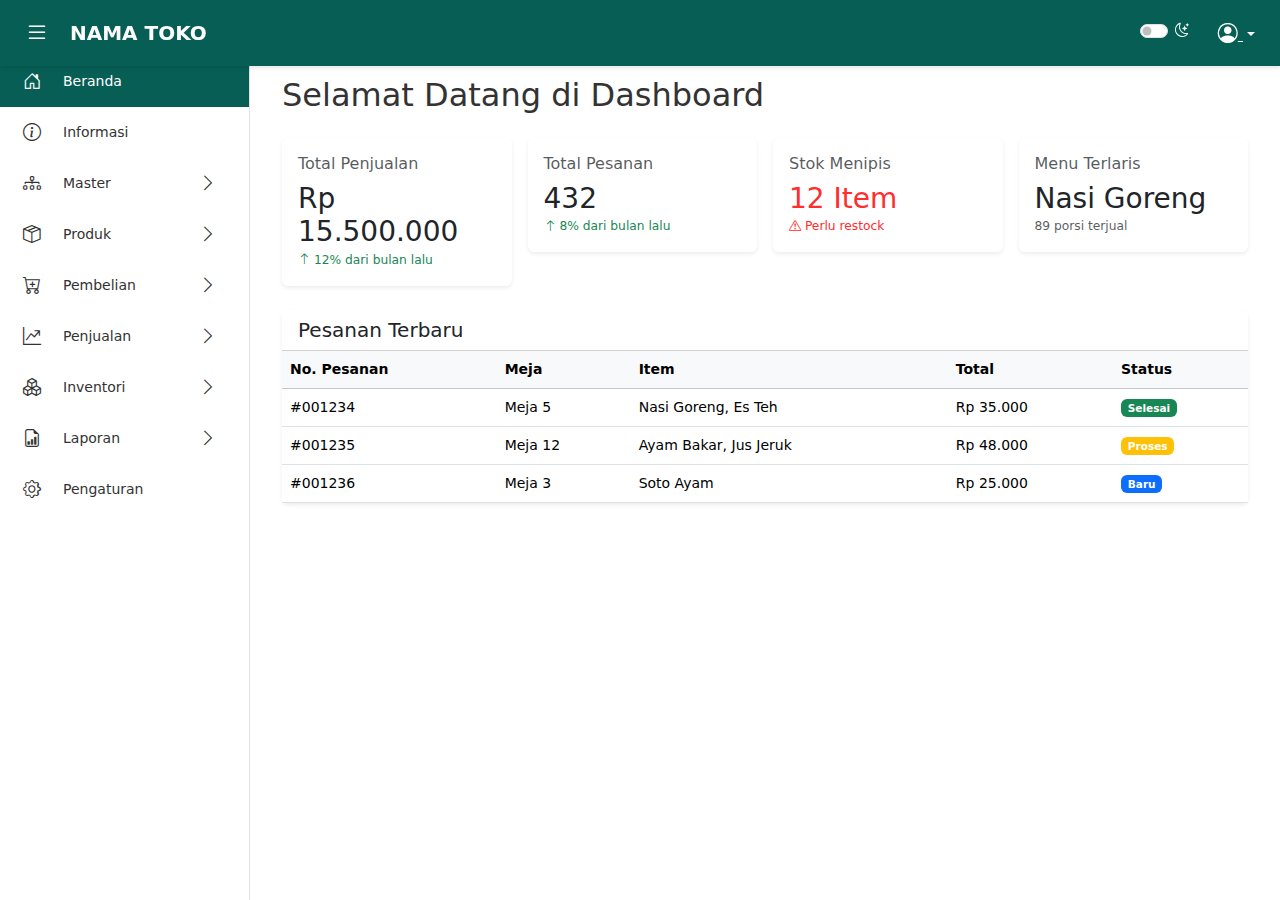
<file: example/index.html>
<!DOCTYPE html>
<html lang="id" data-bs-theme="light">

<head>
    <meta charset="UTF-8">
    <meta name="viewport" content="width=device-width, initial-scale=1.0">
    <title>Admin Dashboard - Resto</title>

    <!-- Bootstrap 5.3 CSS -->
    <link href="https://cdn.jsdelivr.net/npm/bootstrap@5.3.2/dist/css/bootstrap.min.css" rel="stylesheet">

    <!-- Bootstrap Icons -->
    <link href="https://cdn.jsdelivr.net/npm/bootstrap-icons@1.11.1/font/bootstrap-icons.css" rel="stylesheet">

    <style>
        :root {
            --primary-color: #075E54;
            --text-color: #333333;
            --danger-color: #FF2D2D;
            --sidebar-width: 250px;
            --sidebar-collapsed-width: 70px;
        }

        [data-bs-theme="dark"] {
            --primary-color: #075E54;
            --text-color: #e0e0e0;
            --danger-color: #FF2D2D;
        }

        body {
            color: var(--text-color);
            font-size: 14px;
        }

        /* Navbar Styling */
        .navbar-custom {
            background-color: var(--primary-color);
            box-shadow: 0 2px 4px rgba(0, 0, 0, 0.1);
        }

        .navbar-custom .navbar-brand,
        .navbar-custom .nav-link {
            color: white !important;
        }

        /* Sidebar Styling */
        .sidebar {
            position: fixed;
            top: 56px;
            left: 0;
            bottom: 0;
            width: var(--sidebar-width);
            background-color: var(--bs-body-bg);
            border-right: 1px solid var(--bs-border-color);
            overflow-y: auto;
            transition: all 0.3s ease;
            z-index: 1000;
        }

        .sidebar.collapsed {
            width: var(--sidebar-collapsed-width);
        }

        .sidebar.collapsed .menu-text {
            display: none;
        }

        .sidebar.collapsed .menu-arrow {
            display: none;
        }

        .sidebar.collapsed .submenu {
            display: none !important;
        }

        /* Main Content */
        .main-content {
            margin-left: var(--sidebar-width);
            margin-top: 56px;
            padding: 20px;
            transition: margin-left 0.3s ease;
            min-height: calc(100vh - 56px);
        }

        .main-content.expanded {
            margin-left: var(--sidebar-collapsed-width);
        }

        /* Menu Items */
        .menu-item {
            padding: 12px 20px;
            color: var(--text-color);
            text-decoration: none;
            display: flex;
            align-items: center;
            transition: all 0.2s;
            cursor: pointer;
            border-left: 3px solid transparent;
        }

        .menu-item:hover {
            background-color: var(--bs-secondary-bg);
            border-left-color: var(--primary-color);
        }

        .menu-item.active {
            background-color: var(--primary-color);
            color: white !important;
        }

        .menu-item i {
            min-width: 30px;
            font-size: 18px;
        }

        .menu-text {
            flex: 1;
            margin-left: 10px;
        }

        .menu-arrow {
            margin-left: auto;
            transition: transform 0.3s;
        }

        .menu-arrow.rotated {
            transform: rotate(90deg);
        }

        /* Submenu */
        .submenu {
            background-color: var(--bs-tertiary-bg);
            display: none;
        }

        .submenu.show {
            display: block;
        }

        .submenu .menu-item {
            padding-left: 60px;
            font-size: 13px;
        }

        /* Buttons */
        .btn-primary {
            background-color: var(--primary-color);
            border-color: var(--primary-color);
        }

        .btn-primary:hover {
            background-color: #064c44;
            border-color: #064c44;
        }

        .text-danger-custom {
            color: var(--danger-color) !important;
        }

        /* Dark Mode Toggle */
        .dark-mode-switch {
            cursor: pointer;
        }

        /* Mobile Responsive */
        @media (max-width: 768px) {
            .sidebar {
                left: -100%;
            }

            .sidebar.show-mobile {
                left: 0;
            }

            .main-content {
                margin-left: 0 !important;
            }

            .sidebar-overlay {
                display: none;
                position: fixed;
                top: 0;
                left: 0;
                right: 0;
                bottom: 0;
                background-color: rgba(0, 0, 0, 0.5);
                z-index: 999;
            }

            .sidebar-overlay.show {
                display: block;
            }
        }
    </style>
</head>

<body>
    <!-- Navbar -->
    <nav class="navbar navbar-expand-lg navbar-custom fixed-top">
        <div class="container-fluid">
            <button class="btn btn-link text-white me-2" id="toggleSidebar">
                <i class="bi bi-list fs-4"></i>
            </button>
            <a class="navbar-brand fw-bold" href="#">NAMA TOKO</a>

            <div class="ms-auto d-flex align-items-center">
                <!-- Dark Mode Toggle -->
                <div class="form-check form-switch me-3">
                    <input class="form-check-input dark-mode-switch" type="checkbox" id="darkModeSwitch">
                    <label class="form-check-label text-white" for="darkModeSwitch">
                        <i class="bi bi-moon-stars"></i>
                    </label>
                </div>

                <!-- User Dropdown -->
                <div class="dropdown">
                    <button class="btn btn-link text-white dropdown-toggle" type="button" data-bs-toggle="dropdown">
                        <i class="bi bi-person-circle fs-5"></i>
                    </button>
                    <ul class="dropdown-menu dropdown-menu-end">
                        <li><a class="dropdown-item" href="#"><i class="bi bi-person me-2"></i> Profil</a></li>
                        <li>
                            <hr class="dropdown-divider">
                        </li>
                        <li><a class="dropdown-item text-danger-custom" href="#"><i
                                    class="bi bi-box-arrow-right me-2"></i> Logout</a></li>
                    </ul>
                </div>
            </div>
        </div>
    </nav>

    <!-- Sidebar Overlay (Mobile) -->
    <div class="sidebar-overlay" id="sidebarOverlay"></div>

    <!-- Sidebar -->
    <aside class="sidebar" id="sidebar">
        <!-- Beranda -->
        <a href="#" class="menu-item active">
            <i class="bi bi-house-door"></i>
            <span class="menu-text">Beranda</span>
        </a>

        <!-- Informasi -->
        <a href="#" class="menu-item">
            <i class="bi bi-info-circle"></i>
            <span class="menu-text">Informasi</span>
        </a>

        <!-- Master -->
        <div class="menu-item" data-bs-toggle="collapse" data-bs-target="#masterMenu">
            <i class="bi bi-diagram-3"></i>
            <span class="menu-text">Master</span>
            <i class="bi bi-chevron-right menu-arrow"></i>
        </div>
        <div class="collapse submenu" id="masterMenu">
            <a href="#" class="menu-item"><i class="bi bi-shop"></i><span class="menu-text">Resto</span></a>
            <a href="#" class="menu-item"><i class="bi bi-people"></i><span class="menu-text">Pegawai</span></a>
            <a href="#" class="menu-item"><i class="bi bi-table"></i><span class="menu-text">Meja</span></a>
            <a href="#" class="menu-item"><i class="bi bi-building"></i><span class="menu-text">Vendor</span></a>
            <a href="#" class="menu-item"><i class="bi bi-credit-card"></i><span class="menu-text">Metode
                    Pembayaran</span></a>
        </div>

        <!-- Produk -->
        <div class="menu-item" data-bs-toggle="collapse" data-bs-target="#produkMenu">
            <i class="bi bi-box-seam"></i>
            <span class="menu-text">Produk</span>
            <i class="bi bi-chevron-right menu-arrow"></i>
        </div>
        <div class="collapse submenu" id="produkMenu">
            <a href="#" class="menu-item"><i class="bi bi-tag"></i><span class="menu-text">Kategori Bahan</span></a>
            <a href="#" class="menu-item"><i class="bi bi-basket"></i><span class="menu-text">Bahan</span></a>
            <a href="#" class="menu-item"><i class="bi bi-tags"></i><span class="menu-text">Kategori Menu</span></a>
            <a href="#" class="menu-item"><i class="bi bi-cup-straw"></i><span class="menu-text">Produk Menu</span></a>
            <a href="#" class="menu-item"><i class="bi bi-journal-text"></i><span class="menu-text">Resep</span></a>
        </div>

        <!-- Pembelian -->
        <div class="menu-item" data-bs-toggle="collapse" data-bs-target="#pembelianMenu">
            <i class="bi bi-cart-plus"></i>
            <span class="menu-text">Pembelian</span>
            <i class="bi bi-chevron-right menu-arrow"></i>
        </div>
        <div class="collapse submenu" id="pembelianMenu">
            <a href="#" class="menu-item"><i class="bi bi-receipt"></i><span class="menu-text">Pesanan
                    Pembelian</span></a>
            <a href="#" class="menu-item"><i class="bi bi-cash-coin"></i><span class="menu-text">Pembayaran</span></a>
        </div>

        <!-- Penjualan -->
        <div class="menu-item" data-bs-toggle="collapse" data-bs-target="#penjualanMenu">
            <i class="bi bi-graph-up-arrow"></i>
            <span class="menu-text">Penjualan</span>
            <i class="bi bi-chevron-right menu-arrow"></i>
        </div>
        <div class="collapse submenu" id="penjualanMenu">
            <a href="#" class="menu-item"><i class="bi bi-percent"></i><span class="menu-text">Promo</span></a>
            <a href="#" class="menu-item"><i class="bi bi-cash-stack"></i><span class="menu-text">Biaya
                    Lainnya</span></a>
            <a href="#" class="menu-item"><i class="bi bi-clock-history"></i><span class="menu-text">Shift
                    Kasir</span></a>
            <a href="#" class="menu-item"><i class="bi bi-currency-dollar"></i><span class="menu-text">Harga
                    Rilis</span></a>
        </div>

        <!-- Inventori -->
        <div class="menu-item" data-bs-toggle="collapse" data-bs-target="#inventoriMenu">
            <i class="bi bi-boxes"></i>
            <span class="menu-text">Inventori</span>
            <i class="bi bi-chevron-right menu-arrow"></i>
        </div>
        <div class="collapse submenu" id="inventoriMenu">
            <a href="#" class="menu-item"><i class="bi bi-box"></i><span class="menu-text">Inventori</span></a>
            <a href="#" class="menu-item"><i class="bi bi-arrow-left-right"></i><span
                    class="menu-text">Transaksi</span></a>
        </div>

        <!-- Laporan -->
        <div class="menu-item" data-bs-toggle="collapse" data-bs-target="#laporanMenu">
            <i class="bi bi-file-earmark-bar-graph"></i>
            <span class="menu-text">Laporan</span>
            <i class="bi bi-chevron-right menu-arrow"></i>
        </div>
        <div class="collapse submenu" id="laporanMenu">
            <a href="#" class="menu-item"><i class="bi bi-receipt-cutoff"></i><span
                    class="menu-text">Transaksi</span></a>
            <a href="#" class="menu-item"><i class="bi bi-graph-up"></i><span class="menu-text">Pengeluaran vs
                    Penjualan</span></a>
            <a href="#" class="menu-item"><i class="bi bi-calculator"></i><span class="menu-text">Kuantitas</span></a>
        </div>

        <!-- Pengaturan -->
        <a href="#" class="menu-item">
            <i class="bi bi-gear"></i>
            <span class="menu-text">Pengaturan</span>
        </a>
    </aside>

    <!-- Main Content -->
    <main class="main-content" id="mainContent">
        <div class="container-fluid">
            <h2 class="mb-4">Selamat Datang di Dashboard</h2>

            <!-- Sample Cards -->
            <div class="row g-3">
                <div class="col-md-3">
                    <div class="card border-0 shadow-sm">
                        <div class="card-body">
                            <h6 class="text-muted">Total Penjualan</h6>
                            <h3 class="mb-0">Rp 15.500.000</h3>
                            <small class="text-success"><i class="bi bi-arrow-up"></i> 12% dari bulan lalu</small>
                        </div>
                    </div>
                </div>
                <div class="col-md-3">
                    <div class="card border-0 shadow-sm">
                        <div class="card-body">
                            <h6 class="text-muted">Total Pesanan</h6>
                            <h3 class="mb-0">432</h3>
                            <small class="text-success"><i class="bi bi-arrow-up"></i> 8% dari bulan lalu</small>
                        </div>
                    </div>
                </div>
                <div class="col-md-3">
                    <div class="card border-0 shadow-sm">
                        <div class="card-body">
                            <h6 class="text-muted">Stok Menipis</h6>
                            <h3 class="mb-0 text-danger-custom">12 Item</h3>
                            <small class="text-danger-custom"><i class="bi bi-exclamation-triangle"></i> Perlu
                                restock</small>
                        </div>
                    </div>
                </div>
                <div class="col-md-3">
                    <div class="card border-0 shadow-sm">
                        <div class="card-body">
                            <h6 class="text-muted">Menu Terlaris</h6>
                            <h3 class="mb-0">Nasi Goreng</h3>
                            <small class="text-muted">89 porsi terjual</small>
                        </div>
                    </div>
                </div>
            </div>

            <!-- Sample Table -->
            <div class="card border-0 shadow-sm mt-4">
                <div class="card-header bg-white">
                    <h5 class="mb-0">Pesanan Terbaru</h5>
                </div>
                <div class="card-body p-0">
                    <div class="table-responsive">
                        <table class="table table-hover mb-0">
                            <thead class="table-light">
                                <tr>
                                    <th>No. Pesanan</th>
                                    <th>Meja</th>
                                    <th>Item</th>
                                    <th>Total</th>
                                    <th>Status</th>
                                </tr>
                            </thead>
                            <tbody>
                                <tr>
                                    <td>#001234</td>
                                    <td>Meja 5</td>
                                    <td>Nasi Goreng, Es Teh</td>
                                    <td>Rp 35.000</td>
                                    <td><span class="badge bg-success">Selesai</span></td>
                                </tr>
                                <tr>
                                    <td>#001235</td>
                                    <td>Meja 12</td>
                                    <td>Ayam Bakar, Jus Jeruk</td>
                                    <td>Rp 48.000</td>
                                    <td><span class="badge bg-warning">Proses</span></td>
                                </tr>
                                <tr>
                                    <td>#001236</td>
                                    <td>Meja 3</td>
                                    <td>Soto Ayam</td>
                                    <td>Rp 25.000</td>
                                    <td><span class="badge bg-primary">Baru</span></td>
                                </tr>
                            </tbody>
                        </table>
                    </div>
                </div>
            </div>
        </div>
    </main>

    <!-- Bootstrap 5.3 JS -->
    <script src="https://cdn.jsdelivr.net/npm/bootstrap@5.3.2/dist/js/bootstrap.bundle.min.js"></script>

    <script>
        // Sidebar Toggle
        const sidebar = document.getElementById('sidebar');
        const mainContent = document.getElementById('mainContent');
        const toggleBtn = document.getElementById('toggleSidebar');
        const sidebarOverlay = document.getElementById('sidebarOverlay');

        toggleBtn.addEventListener('click', function () {
            if (window.innerWidth <= 768) {
                // Mobile: Show/Hide sidebar
                sidebar.classList.toggle('show-mobile');
                sidebarOverlay.classList.toggle('show');
            } else {
                // Desktop: Collapse/Expand sidebar
                sidebar.classList.toggle('collapsed');
                mainContent.classList.toggle('expanded');
                localStorage.setItem('sidebarCollapsed', sidebar.classList.contains('collapsed'));
            }
        });

        // Close sidebar when clicking overlay
        sidebarOverlay.addEventListener('click', function () {
            sidebar.classList.remove('show-mobile');
            sidebarOverlay.classList.remove('show');
        });

        // Rotate arrow on menu collapse
        document.querySelectorAll('[data-bs-toggle="collapse"]').forEach(function (element) {
            element.addEventListener('click', function () {
                const arrow = this.querySelector('.menu-arrow');
                if (arrow) {
                    arrow.classList.toggle('rotated');
                }
            });
        });

        // Dark Mode Toggle
        const darkModeSwitch = document.getElementById('darkModeSwitch');
        const htmlElement = document.documentElement;

        // Load saved theme
        const currentTheme = localStorage.getItem('bsTheme') || 'light';
        htmlElement.setAttribute('data-bs-theme', currentTheme);
        darkModeSwitch.checked = currentTheme === 'dark';

        darkModeSwitch.addEventListener('change', function () {
            if (this.checked) {
                htmlElement.setAttribute('data-bs-theme', 'dark');
                localStorage.setItem('bsTheme', 'dark');
            } else {
                htmlElement.setAttribute('data-bs-theme', 'light');
                localStorage.setItem('bsTheme', 'light');
            }
        });

        // Load sidebar state
        if (localStorage.getItem('sidebarCollapsed') === 'true' && window.innerWidth > 768) {
            sidebar.classList.add('collapsed');
            mainContent.classList.add('expanded');
        }

        // Handle window resize
        window.addEventListener('resize', function () {
            if (window.innerWidth > 768) {
                sidebar.classList.remove('show-mobile');
                sidebarOverlay.classList.remove('show');
            }
        });
    </script>
</body>

</html>
</file>
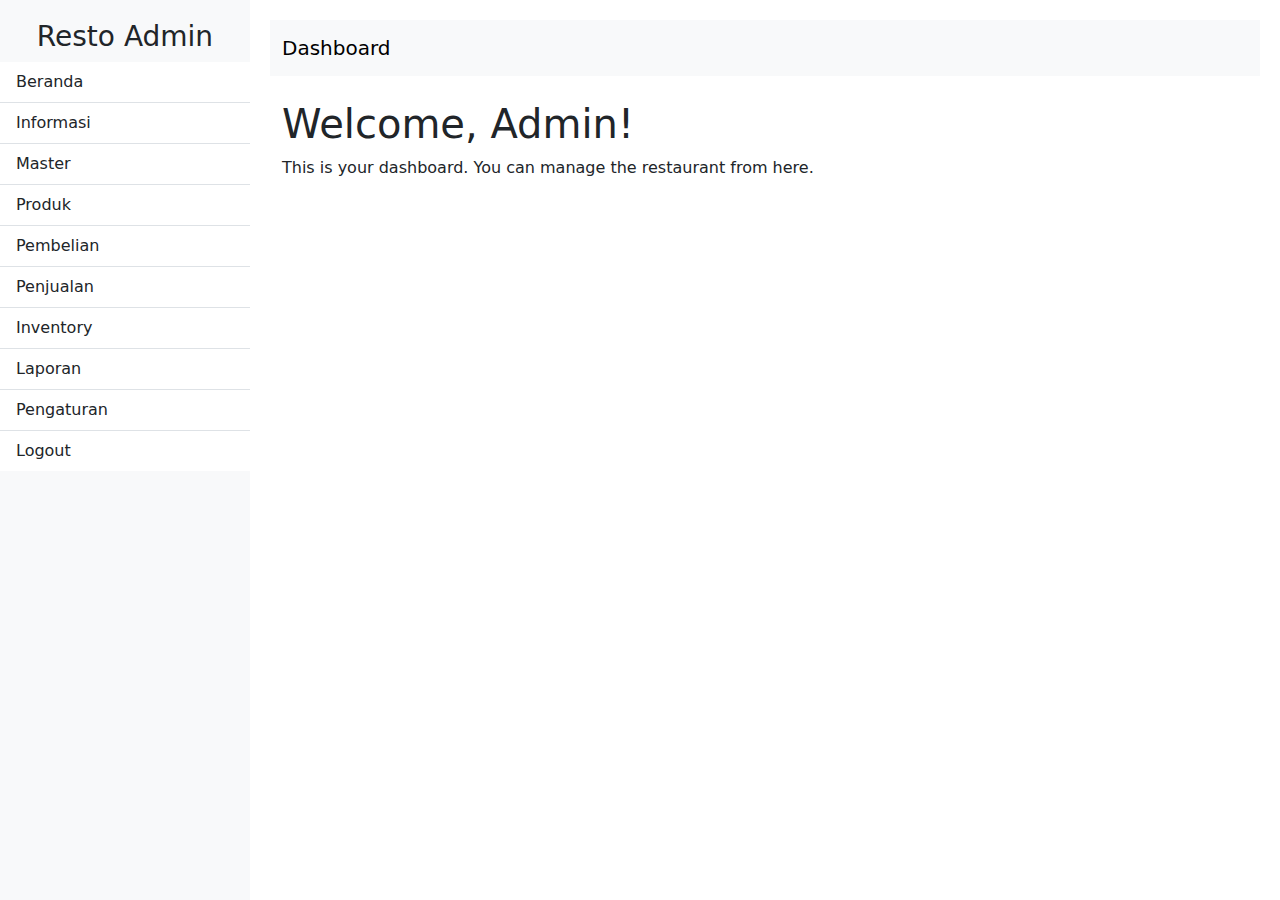
<file: public/admin/index.html>
<!DOCTYPE html>
<html lang="en">
<head>
    <meta charset="UTF-8">
    <meta name="viewport" content="width=device-width, initial-scale=1.0">
    <title>Admin Dashboard</title>
    <link rel="stylesheet" href="../css/bootstrap.min.css">
    <style>
        body {
            display: flex;
        }
        #sidebar {
            width: 250px;
            height: 100vh;
            position: fixed;
            top: 0;
            left: 0;
            background-color: #f8f9fa;
            padding-top: 20px;
            overflow-y: auto;
        }
        #content {
            margin-left: 250px;
            padding: 20px;
            width: calc(100% - 250px);
        }
    </style>
</head>
<body>
    <div id="sidebar">
        <h3 class="text-center">Resto Admin</h3>
        <div class="list-group list-group-flush">
            <a href="#" class="list-group-item list-group-item-action">Beranda</a>
            <a href="#" class="list-group-item list-group-item-action">Informasi</a>
            
            <a href="#masterSubmenu" data-bs-toggle="collapse" class="list-group-item list-group-item-action">Master</a>
            <div class="collapse" id="masterSubmenu">
                <div class="list-group list-group-flush">
                    <a href="#" class="list-group-item list-group-item-action ps-5">Resto</a>
                    <a href="#" class="list-group-item list-group-item-action ps-5">Pegawai</a>
                    <a href="#" class="list-group-item list-group-item-action ps-5">Vendor</a>
                    <a href="#" class="list-group-item list-group-item-action ps-5">Meja</a>
                    <a href="#" class="list-group-item list-group-item-action ps-5">Metode Pembayaran</a>
                    <a href="#" class="list-group-item list-group-item-action ps-5">Bayar</a>
                </div>
            </div>

            <a href="#produkSubmenu" data-bs-toggle="collapse" class="list-group-item list-group-item-action">Produk</a>
            <div class="collapse" id="produkSubmenu">
                <div class="list-group list-group-flush">
                    <a href="#" class="list-group-item list-group-item-action ps-5">Kategori Menu</a>
                    <a href="#" class="list-group-item list-group-item-action ps-5">Menu</a>
                    <a href="#" class="list-group-item list-group-item-action ps-5">Kategori Bahan</a>
                    <a href="#" class="list-group-item list-group-item-action ps-5">Bahan</a>
                    <a href="#" class="list-group-item list-group-item-action ps-5">Resep</a>
                </div>
            </div>

            <a href="#pembelianSubmenu" data-bs-toggle="collapse" class="list-group-item list-group-item-action">Pembelian</a>
            <div class="collapse" id="pembelianSubmenu">
                <div class="list-group list-group-flush">
                    <a href="#" class="list-group-item list-group-item-action ps-5">Pesanan Pembelian</a>
                    <a href="#" class="list-group-item list-group-item-action ps-5">Pembayaran</a>
                </div>
            </div>

            <a href="#penjualanSubmenu" data-bs-toggle="collapse" class="list-group-item list-group-item-action">Penjualan</a>
            <div class="collapse" id="penjualanSubmenu">
                <div class="list-group list-group-flush">
                    <a href="#" class="list-group-item list-group-item-action ps-5">Shift Kasir</a>
                    <a href="#" class="list-group-item list-group-item-action ps-5">Biaya Lain</a>
                    <a href="#" class="list-group-item list-group-item-action ps-5">Harga Pokok Penjualan</a>
                    <a href="#" class="list-group-item list-group-item-action ps-5">Harga Rilis</a>
                    <a href="#" class="list-group-item list-group-item-action ps-5">Pembatalan</a>
                </div>
            </div>

            <a href="#inventorySubmenu" data-bs-toggle="collapse" class="list-group-item list-group-item-action">Inventory</a>
            <div class="collapse" id="inventorySubmenu">
                <div class="list-group list-group-flush">
                    <a href="#" class="list-group-item list-group-item-action ps-5">Inventory</a>
                    <a href="#" class="list-group-item list-group-item-action ps-5">Transaksi</a>
                </div>
            </div>

            <a href="#laporanSubmenu" data-bs-toggle="collapse" class="list-group-item list-group-item-action">Laporan</a>
            <div class="collapse" id="laporanSubmenu">
                <div class="list-group list-group-flush">
                    <a href="#" class="list-group-item list-group-item-action ps-5">Transaksi</a>
                    <a href="#" class="list-group-item list-group-item-action ps-5">Pengeluaran vs Penjualan</a>
                    <a href="#" class="list-group-item list-group-item-action ps-5">Kuantitas</a>
                </div>
            </div>

            <a href="#pengaturanSubmenu" data-bs-toggle="collapse" class="list-group-item list-group-item-action">Pengaturan</a>
            <div class="collapse" id="pengaturanSubmenu">
                <div class="list-group list-group-flush">
                    <a href="#" class="list-group-item list-group-item-action ps-5">Ubah Password</a>
                </div>
            </div>

            <a href="logout.php" class="list-group-item list-group-item-action">Logout</a>
        </div>
    </div>

    <div id="content">
        <nav class="navbar navbar-expand-lg navbar-light bg-light">
            <div class="container-fluid">
                <a class="navbar-brand" href="#">Dashboard</a>
            </div>
        </nav>
        <div class="container-fluid">
            <h1 class="mt-4">Welcome, Admin!</h1>
            <p>This is your dashboard. You can manage the restaurant from here.</p>
        </div>
    </div>

    <script src="../js/bootstrap.bundle.min.js"></script>
</body>
</html>
</file>
